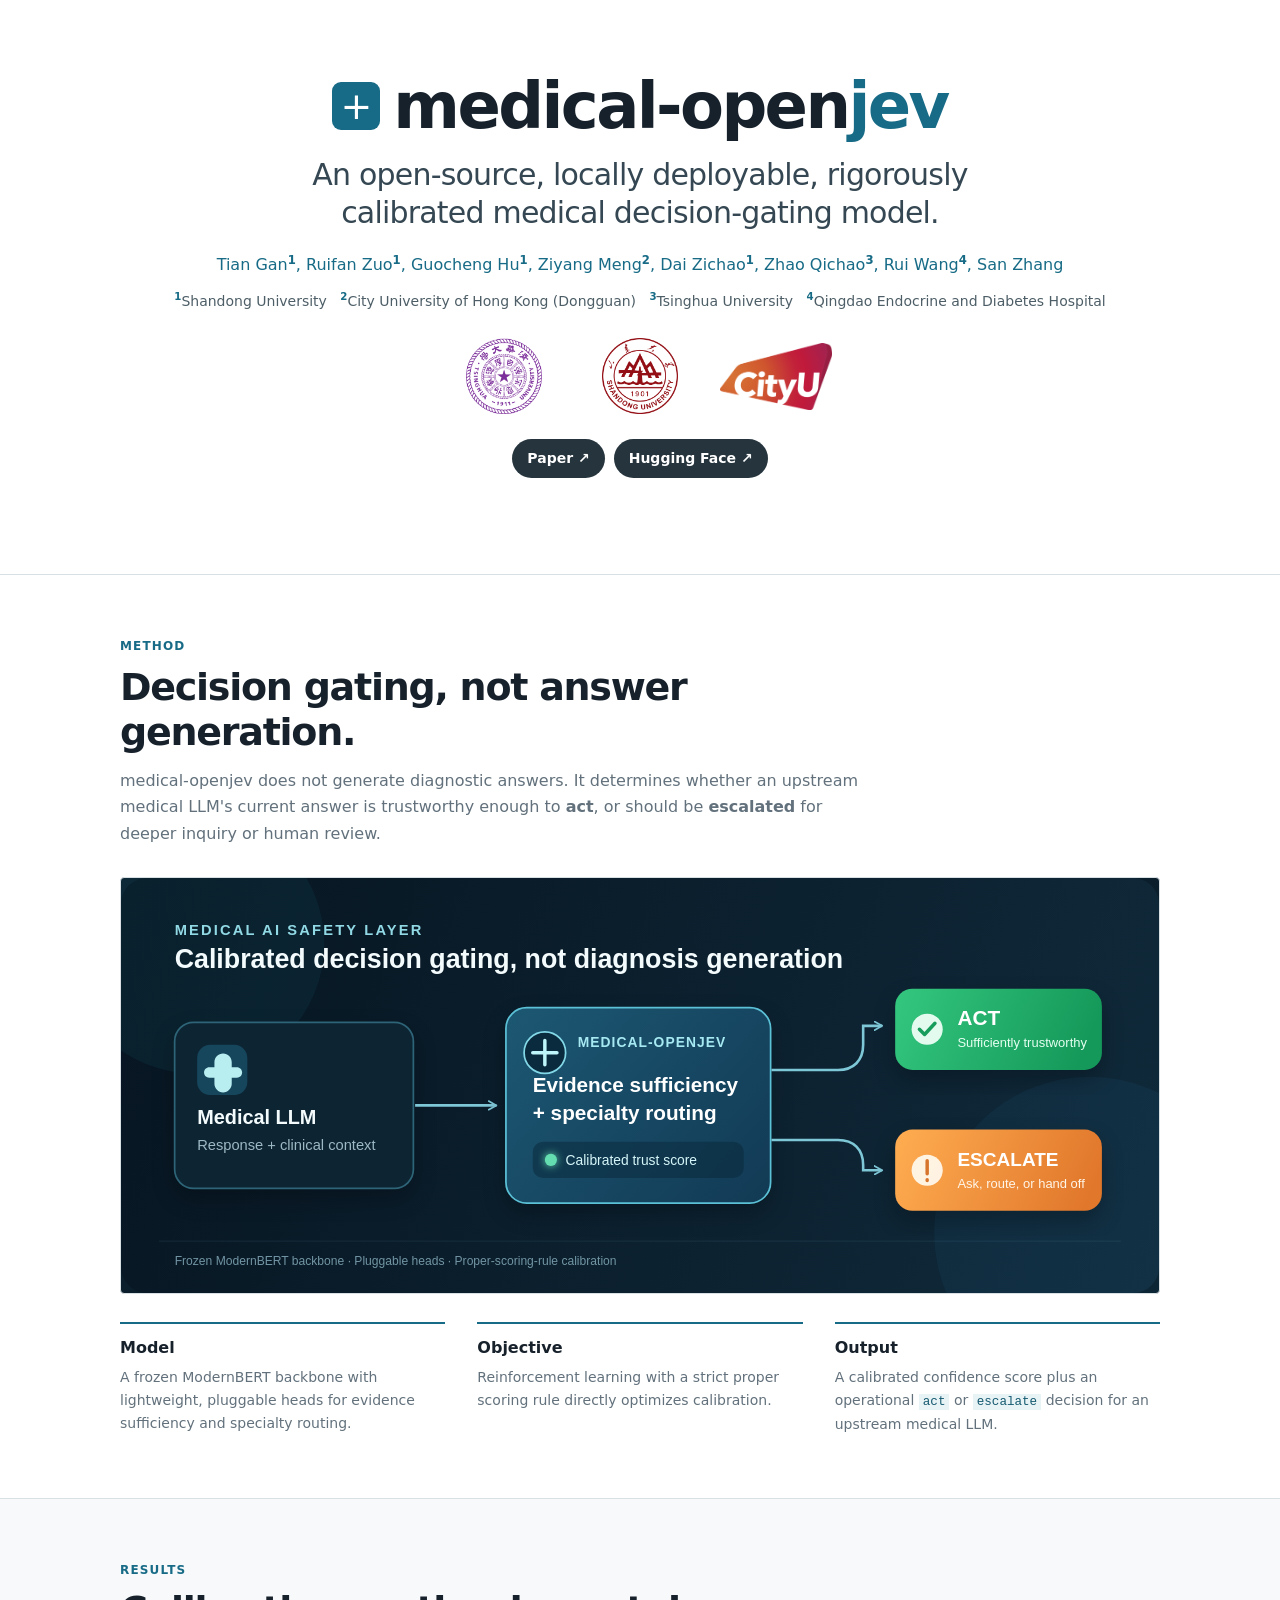
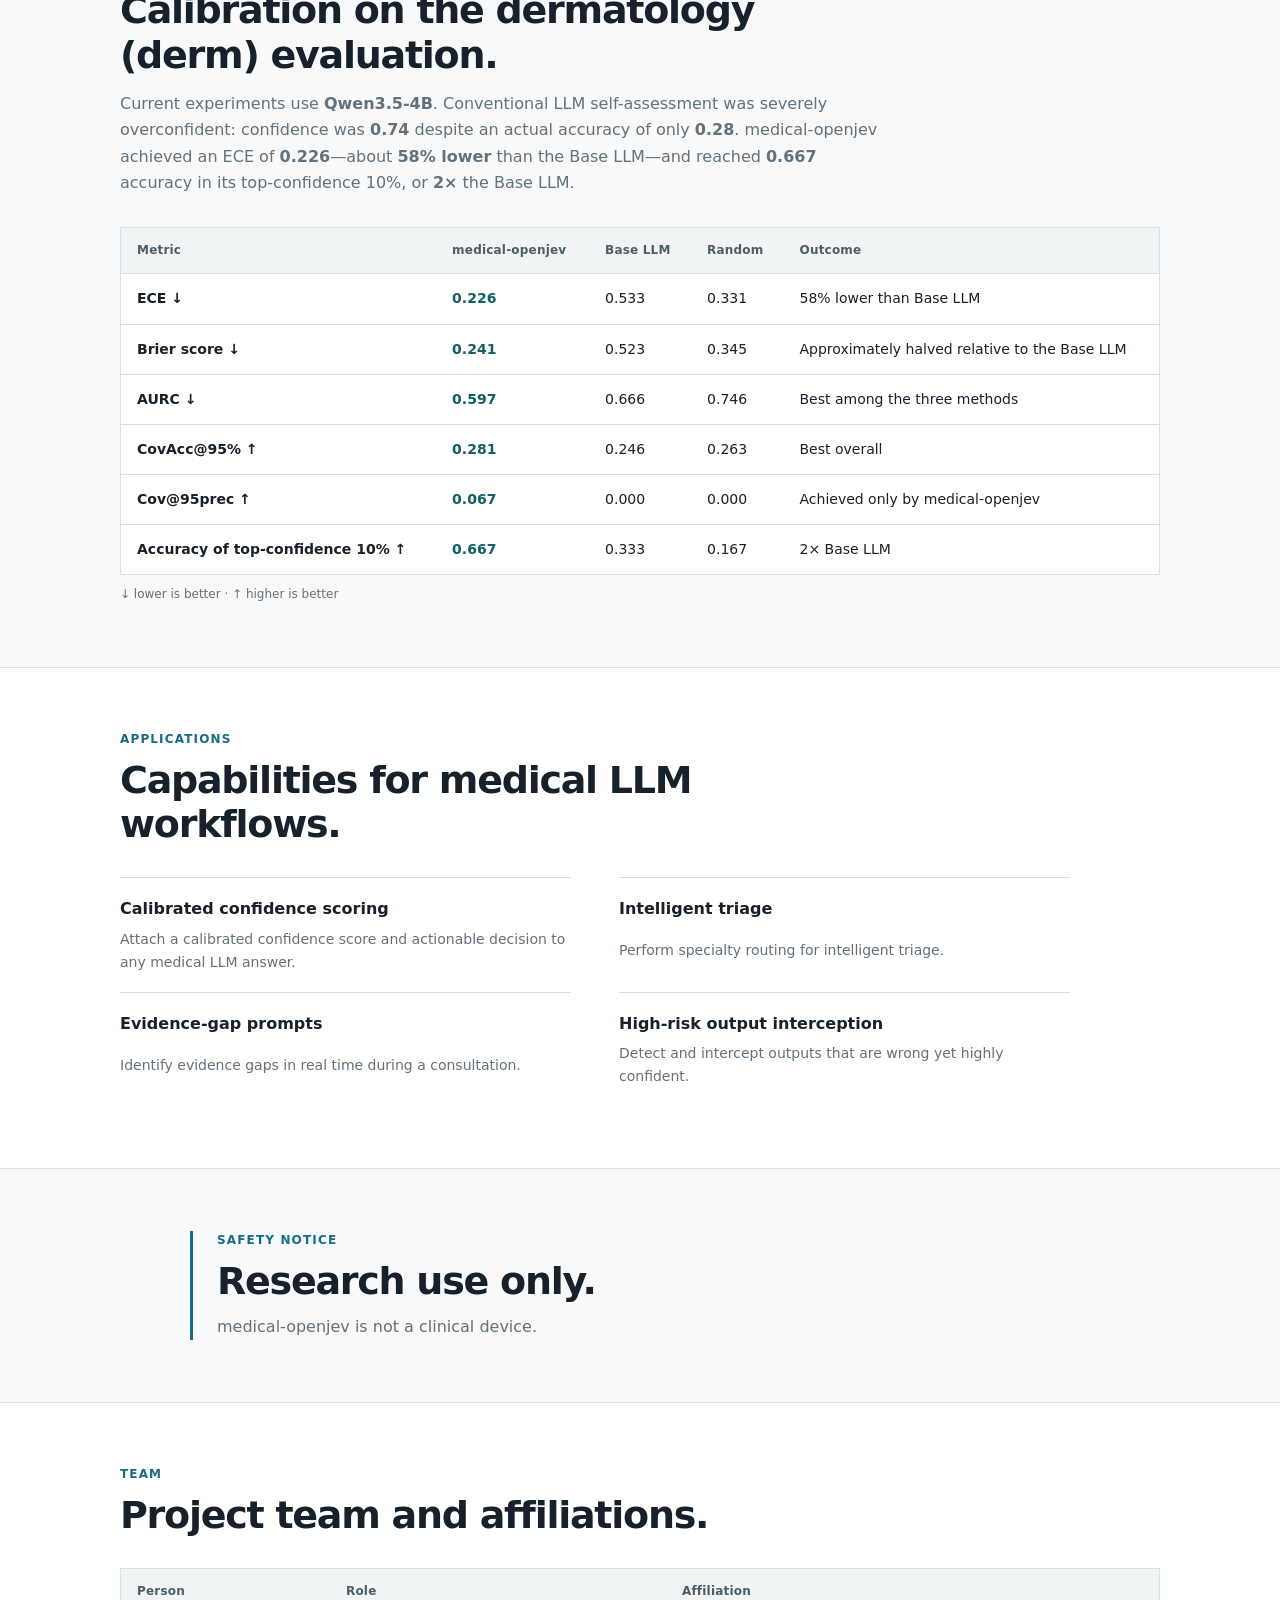
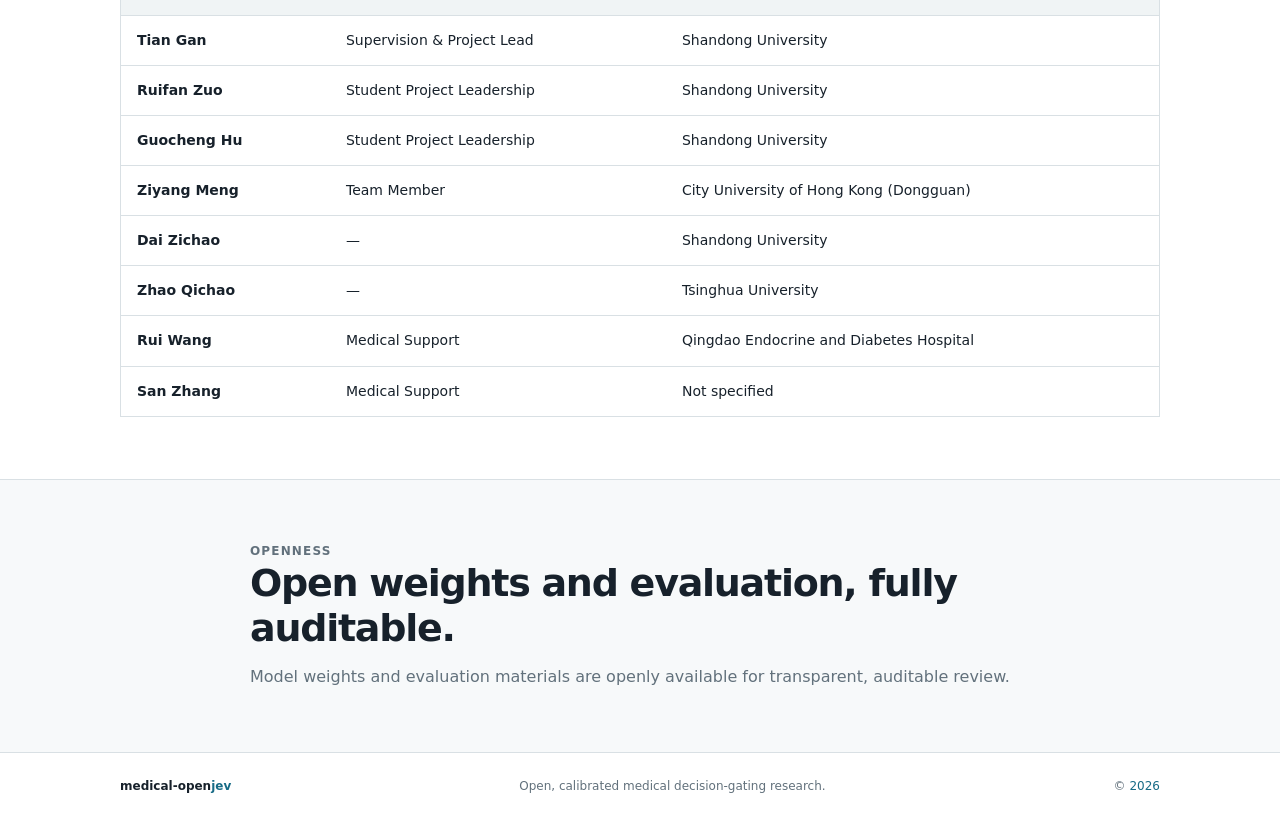
<file: web/index.html>
<!doctype html>
<html lang="en">
  <head>
    <meta charset="utf-8">
    <meta name="viewport" content="width=device-width, initial-scale=1">
    <meta name="description" content="medical-openjev is an open-source, locally deployable, rigorously calibrated medical jev model.">
    <meta name="theme-color" content="#ffffff">
    <title>medical-openjev · Calibrated medical decision gating</title>
    <link rel="icon" href="assets/medical-openjev-method.svg" type="image/svg+xml">
    <link rel="stylesheet" href="./styles.css">
  </head>
  <body>
    <a class="skip-link" href="#main">Skip to content</a>

    <main id="main">
      <section id="top" class="hero">
        <div class="container hero-center">
          <div class="title-lockup">
            <span class="project-mark" aria-hidden="true">+</span>
            <h1>medical-open<span>jev</span></h1>
          </div>
          <p class="tagline">An open-source, locally deployable, rigorously calibrated medical decision-gating model.</p>
          <p class="author-line">
            Tian Gan<sup>1</sup>, Ruifan Zuo<sup>1</sup>, Guocheng Hu<sup>1</sup>, Ziyang Meng<sup>2</sup>, Dai Zichao<sup>1</sup>, Zhao Qichao<sup>3</sup>, Rui Wang<sup>4</sup>, San Zhang
          </p>
          <p class="affiliation-line">
            <sup>1</sup>Shandong University &nbsp; <sup>2</sup>City University of Hong Kong (Dongguan) &nbsp; <sup>3</sup>Tsinghua University &nbsp; <sup>4</sup>Qingdao Endocrine and Diabetes Hospital
          </p>
          <div class="project-logos" aria-label="Project institutions">
            <div class="institution-logo"><img src="logo/清华大学-logo-1024px.png" alt="Tsinghua University"></div>
            <div class="institution-logo"><img src="logo/山东大学-logo-1024px.png" alt="Shandong University"></div>
            <div class="institution-logo"><img src="logo/香港城市大学（东莞）-logo-1024px.png" alt="City University of Hong Kong (Dongguan)"></div>
          </div>
          <div class="project-links" aria-label="Project resources">
            <a href="https://arxiv.org" target="_blank" rel="noreferrer">Paper <span aria-hidden="true">↗</span></a>
            <a href="https://huggingface.co/Qwen/Qwen3.5-4B" target="_blank" rel="noreferrer">Hugging Face <span aria-hidden="true">↗</span></a>
          </div>
        </div>
      </section>

      <section id="method" class="section">
        <div class="container">
          <div class="section-heading">
            <p class="kicker">METHOD</p>
            <h2>Decision gating, not answer generation.</h2>
            <p>medical-openjev does not generate diagnostic answers. It determines whether an upstream medical LLM's current answer is trustworthy enough to <strong>act</strong>, or should be <strong>escalated</strong> for deeper inquiry or human review.</p>
          </div>
          <img class="method-figure" src="assets/medical-openjev-method.svg" alt="A medical language model response passes through medical-openjev and is selected to act or escalate." width="1200" height="480">
          <div class="method-notes">
            <div>
              <h3>Model</h3>
              <p>A frozen ModernBERT backbone with lightweight, pluggable heads for evidence sufficiency and specialty routing.</p>
            </div>
            <div>
              <h3>Objective</h3>
              <p>Reinforcement learning with a strict proper scoring rule directly optimizes calibration.</p>
            </div>
            <div>
              <h3>Output</h3>
              <p>A calibrated confidence score plus an operational <code>act</code> or <code>escalate</code> decision for an upstream medical LLM.</p>
            </div>
          </div>
        </div>
      </section>

      <section id="results" class="section section-muted">
        <div class="container">
          <div class="section-heading">
            <p class="kicker">RESULTS</p>
            <h2>Calibration on the dermatology (derm) evaluation.</h2>
            <p>Current experiments use <strong>Qwen3.5-4B</strong>. Conventional LLM self-assessment was severely overconfident: confidence was <strong>0.74</strong> despite an actual accuracy of only <strong>0.28</strong>. medical-openjev achieved an ECE of <strong>0.226</strong>—about <strong>58% lower</strong> than the Base LLM—and reached <strong>0.667</strong> accuracy in its top-confidence 10%, or <strong>2×</strong> the Base LLM.</p>
          </div>
          <div class="table-wrap">
            <table>
              <thead>
                <tr><th scope="col">Metric</th><th scope="col">medical-openjev</th><th scope="col">Base LLM</th><th scope="col">Random</th><th scope="col">Outcome</th></tr>
              </thead>
              <tbody>
                <tr><th scope="row">ECE ↓</th><td><strong>0.226</strong></td><td>0.533</td><td>0.331</td><td>58% lower than Base LLM</td></tr>
                <tr><th scope="row">Brier score ↓</th><td><strong>0.241</strong></td><td>0.523</td><td>0.345</td><td>Approximately halved relative to the Base LLM</td></tr>
                <tr><th scope="row">AURC ↓</th><td><strong>0.597</strong></td><td>0.666</td><td>0.746</td><td>Best among the three methods</td></tr>
                <tr><th scope="row">CovAcc@95% ↑</th><td><strong>0.281</strong></td><td>0.246</td><td>0.263</td><td>Best overall</td></tr>
                <tr><th scope="row">Cov@95prec ↑</th><td><strong>0.067</strong></td><td>0.000</td><td>0.000</td><td>Achieved only by medical-openjev</td></tr>
                <tr><th scope="row">Accuracy of top-confidence 10% ↑</th><td><strong>0.667</strong></td><td>0.333</td><td>0.167</td><td>2× Base LLM</td></tr>
              </tbody>
            </table>
          </div>
          <p class="table-note">↓ lower is better · ↑ higher is better</p>
        </div>
      </section>

      <section id="applications" class="section">
        <div class="container">
          <div class="section-heading">
            <p class="kicker">APPLICATIONS</p>
            <h2>Capabilities for medical LLM workflows.</h2>
          </div>
          <ul class="feature-list">
            <li><strong>Calibrated confidence scoring</strong><span>Attach a calibrated confidence score and actionable decision to any medical LLM answer.</span></li>
            <li><strong>Intelligent triage</strong><span>Perform specialty routing for intelligent triage.</span></li>
            <li><strong>Evidence-gap prompts</strong><span>Identify evidence gaps in real time during a consultation.</span></li>
            <li><strong>High-risk output interception</strong><span>Detect and intercept outputs that are wrong yet highly confident.</span></li>
          </ul>
        </div>
      </section>

      <section class="section section-muted">
        <div class="container notice">
          <p class="kicker">SAFETY NOTICE</p>
          <h2>Research use only.</h2>
          <p>medical-openjev is not a clinical device.</p>
        </div>
      </section>

      <section id="team" class="section">
        <div class="container">
          <div class="section-heading">
            <p class="kicker">TEAM</p>
            <h2>Project team and affiliations.</h2>
          </div>
          <div class="table-wrap team-table-wrap">
            <table class="team-table">
              <thead><tr><th scope="col">Person</th><th scope="col">Role</th><th scope="col">Affiliation</th></tr></thead>
              <tbody>
                <tr><td>Tian Gan</td><td>Supervision &amp; Project Lead</td><td>Shandong University</td></tr>
                <tr><td>Ruifan Zuo</td><td>Student Project Leadership</td><td>Shandong University</td></tr>
                <tr><td>Guocheng Hu</td><td>Student Project Leadership</td><td>Shandong University</td></tr>
                <tr><td>Ziyang Meng</td><td>Team Member</td><td>City University of Hong Kong (Dongguan)</td></tr>
                <tr><td>Dai Zichao</td><td>—</td><td>Shandong University</td></tr>
                <tr><td>Zhao Qichao</td><td>—</td><td>Tsinghua University</td></tr>
                <tr><td>Rui Wang</td><td>Medical Support</td><td>Qingdao Endocrine and Diabetes Hospital</td></tr>
                <tr><td>San Zhang</td><td>Medical Support</td><td>Not specified</td></tr>
              </tbody>
            </table>
          </div>
        </div>
      </section>

      <section class="section section-muted">
        <div class="container openness">
          <p class="kicker">OPENNESS</p>
          <h2>Open weights and evaluation, fully auditable.</h2>
          <p>Model weights and evaluation materials are openly available for transparent, auditable review.</p>
        </div>
      </section>
    </main>

    <footer class="site-footer">
      <div class="container footer-inner">
        <span>medical-open<span>jev</span></span>
        <span>Open, calibrated medical decision-gating research.</span>
        <span>© <span id="year"></span></span>
      </div>
    </footer>
    <script src="script.js"></script>
  </body>
</html>
</file>
<file: web/styles.css>
:root {
  --paper: #ffffff;
  --surface: #f7f9fa;
  --ink: #17212b;
  --muted: #62717c;
  --accent: #176b86;
  --accent-soft: #e8f3f6;
  --line: #d9e0e4;
  --max-width: 1040px;
}

* { box-sizing: border-box; }

html { scroll-behavior: smooth; }

body {
  margin: 0;
  color: var(--ink);
  background: var(--paper);
  font-family: Inter, ui-sans-serif, system-ui, -apple-system, BlinkMacSystemFont, "Segoe UI", sans-serif;
  font-size: 16px;
  line-height: 1.65;
}

a { color: var(--accent); text-decoration: none; }
a:hover { text-decoration: underline; text-underline-offset: 3px; }

.container { width: min(var(--max-width), calc(100% - 48px)); margin: 0 auto; }

.skip-link { position: fixed; z-index: 10; top: -50px; left: 12px; padding: 7px 12px; background: var(--ink); color: #fff; }
.skip-link:focus { top: 12px; }

.hero { padding: 74px 0 68px; text-align: center; }
.hero-center { max-width: 1100px; }
h1, h2, h3, p { margin-top: 0; }
h1 { margin-bottom: 0; font-size: clamp(40px, 6vw, 64px); line-height: 1; letter-spacing: -2.6px; }
h1 span, .site-footer span span { color: var(--accent); }
.title-lockup { display: flex; align-items: center; justify-content: center; gap: 13px; }
.project-mark { display: grid; width: 48px; height: 48px; place-items: center; border-radius: 9px; background: var(--accent); color: #fff; font-size: 38px; font-weight: 400; line-height: 1; }
.tagline { max-width: 800px; margin: 18px auto 20px; color: #344752; font-size: clamp(22px, 3vw, 30px); line-height: 1.25; font-weight: 500; letter-spacing: -.8px; }
.author-line { max-width: 980px; margin: 0 auto 9px; color: var(--accent); font-size: 16px; line-height: 1.65; }
.affiliation-line { max-width: 960px; margin: 0 auto; color: #4d5e67; font-size: 14px; line-height: 1.7; }
sup { color: var(--accent); font-size: .73em; font-weight: 700; }
.project-logos { display: flex; align-items: center; justify-content: center; gap: 24px; margin: 24px 0; }
.institution-logo { display: grid; width: 112px; height: 78px; place-items: center; }
.institution-logo img { display: block; max-width: 100%; max-height: 76px; object-fit: contain; }
.project-links { display: flex; flex-wrap: wrap; justify-content: center; gap: 9px; margin: 0 0 28px; }
.project-links a { padding: 8px 15px; border-radius: 999px; background: #26343d; color: #fff; font-size: 14px; font-weight: 650; }
.project-links a:hover { background: var(--accent); text-decoration: none; }
.section { padding: 62px 0; border-top: 1px solid var(--line); }
.section-muted { background: var(--surface); }
.section-heading { max-width: 760px; margin-bottom: 30px; }
.kicker { margin-bottom: 8px; color: var(--accent); font-size: 12px; font-weight: 750; letter-spacing: 1.15px; }
h2 { margin-bottom: 13px; font-size: clamp(27px, 4vw, 38px); line-height: 1.18; letter-spacing: -1.25px; }
h3 { margin-bottom: 7px; font-size: 16px; line-height: 1.35; }
.section-heading > p:last-child, .openness p { margin-bottom: 0; color: var(--muted); }

.method-figure { display: block; width: 100%; height: auto; border: 1px solid var(--line); border-radius: 4px; background: #0b1e2b; }
.method-notes { display: grid; grid-template-columns: repeat(3, 1fr); gap: 32px; margin-top: 28px; }
.method-notes > div { border-top: 2px solid var(--accent); padding-top: 13px; }
.method-notes p { margin-bottom: 0; color: var(--muted); font-size: 14px; }
code { padding: 1px 4px; background: var(--accent-soft); color: #155a70; font-size: .9em; }

.table-wrap { overflow-x: auto; border: 1px solid var(--line); background: #fff; }
table { width: 100%; min-width: 760px; border-collapse: collapse; text-align: left; font-size: 14px; }
th, td { padding: 13px 16px; vertical-align: top; border-bottom: 1px solid var(--line); }
thead th { background: #f0f4f5; color: #4b5d66; font-size: 12px; font-weight: 750; letter-spacing: .2px; }
tbody tr:last-child th, tbody tr:last-child td { border-bottom: 0; }
tbody td:nth-child(2) { color: #115f67; }
.table-note { margin: 10px 0 0; color: var(--muted); font-size: 12px; }

.feature-list { display: grid; grid-template-columns: repeat(2, 1fr); gap: 0 48px; max-width: 950px; margin: 0; padding: 0; list-style: none; }
.feature-list li { display: grid; gap: 5px; padding: 18px 0; border-top: 1px solid var(--line); }
.feature-list strong { font-size: 16px; }
.feature-list span { color: var(--muted); font-size: 14px; }

.notice { max-width: 900px; border-left: 3px solid var(--accent); padding-left: 24px; }
.notice h2 { margin-bottom: 10px; }
.notice > p:last-child { max-width: 830px; margin-bottom: 0; color: var(--muted); }

.team-table td:first-child { font-weight: 650; color: var(--ink); }
.team-table td:nth-child(2) { color: var(--ink); }
.openness { max-width: 780px; }

.site-footer { border-top: 1px solid var(--line); padding: 24px 0; color: var(--muted); font-size: 12px; }
.footer-inner { display: flex; justify-content: space-between; gap: 20px; }
.footer-inner > span:first-child { color: var(--ink); font-weight: 750; }

@media (max-width: 720px) {
  .container { width: min(var(--max-width), calc(100% - 32px)); }
  .hero { padding: 54px 0 48px; }
  .title-lockup { gap: 9px; }
  .project-mark { width: 39px; height: 39px; border-radius: 7px; font-size: 31px; }
  .author-line { font-size: 14px; }
  .affiliation-line { font-size: 12px; }
  .project-logos { gap: 11px; margin: 21px 0; }
  .institution-logo { width: 86px; height: 62px; }
  .institution-logo img { max-height: 60px; }
  .section { padding: 48px 0; }
  .method-notes, .feature-list { grid-template-columns: 1fr; gap: 0; }
  .method-notes > div { padding: 16px 0; border-top: 1px solid var(--line); }
  .method-notes > div:first-child { border-top: 2px solid var(--accent); }
  .footer-inner { align-items: flex-start; flex-direction: column; gap: 5px; }
}

@media (prefers-reduced-motion: reduce) { html { scroll-behavior: auto; } }
</file>
